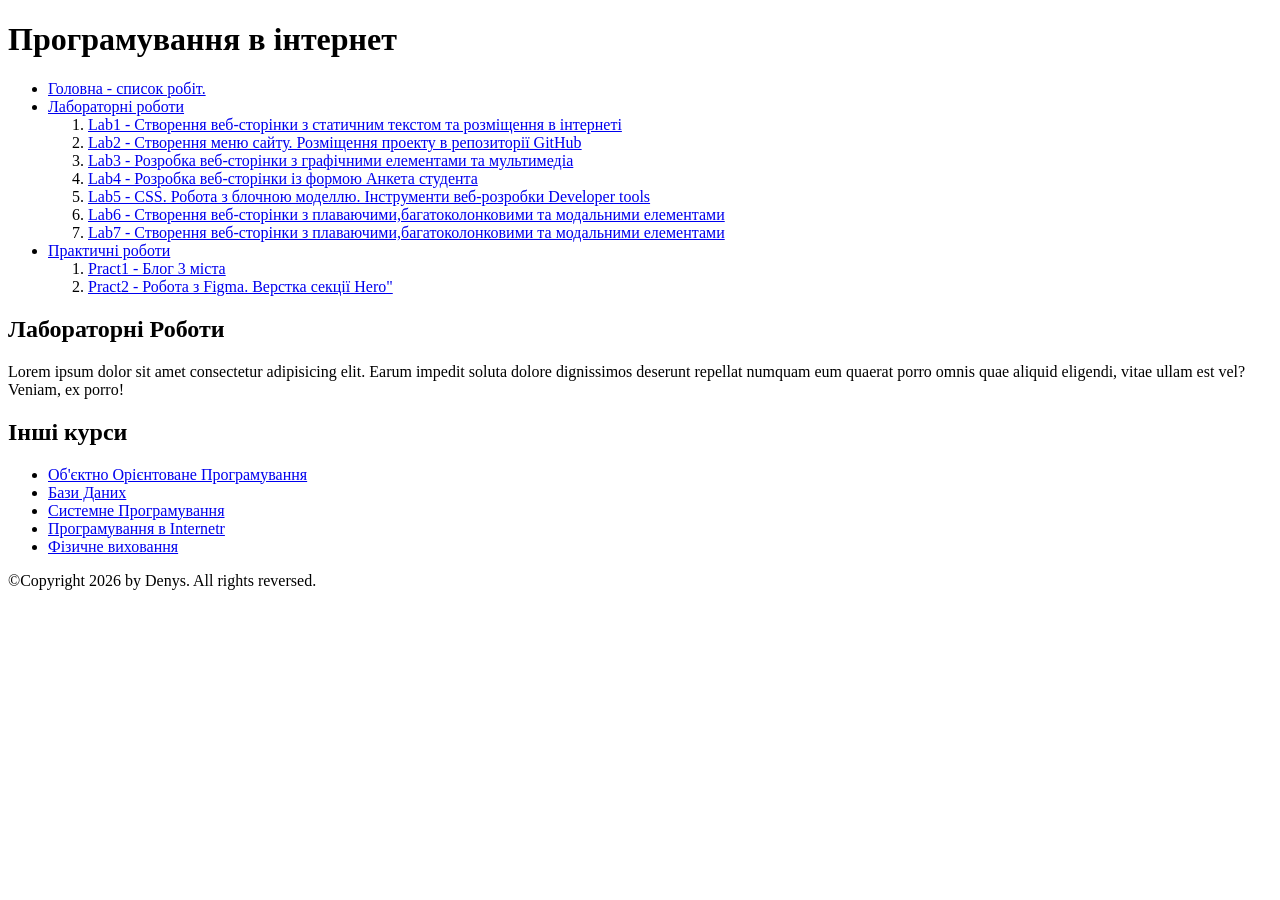
<file: index.html>
<!DOCTYPE html>
<html lang="en">

<head>
    <meta charset="UTF-8">
    <meta name="viewport" content="width=device-width, initial-scale=1.0">
    <title>Lab2</title>
</head>

<body>
    <header>
        <h1>Програмування в інтернет</h1>
        <nav>
            <ul>
                <li><a href="/">Головна - список робіт.</a></li>
                <li><a href="#labs">Лабораторні роботи</a>
                    <ol>
                        <li>
                            <a href="lab1/">Lab1 - Створення веб-сторінки з статичним текстом та розміщення в
                                інтернеті</a>
                        </li>
                        <li>
                            <a href="lab2/">Lab2 - Створення меню сайту. Розміщення проекту в репозиторії GitHub</a>
                        </li>
                        <li>
                            <a href="lab3/">Lab3 - Розробка веб-сторінки з графічними елементами та мультимедіа</a>
                        </li>
                        <li>
                            <a href="lab4/">Lab4 - Розробка веб-сторінки із формою Анкета студента</a>
                        </li>
                        <li>
                            <a href="lab5/">Lab5 - СSS. Робота з блочною моделлю. Інструменти веб-розробки Developer tools</a>
                        </li>
                        <li>
                            <a href="lab6/">Lab6 - Створення веб-сторінки з плаваючими,багатоколонковими та модальними елементами</a>
                        </li>
                        <li>
                            <a href="lab7/">Lab7 - Створення веб-сторінки з плаваючими,багатоколонковими та модальними елементами</a>
                        </li>
                    </ol>
                </li>
                <li><a href="#prakt">Практичні роботи</a>
                    <ol>
                        <li>
                            <a href="prakt1/">Pract1 - Блог 3 міста</a>
                        </li>
                        <li>
                            <a href="prakt2/">Pract2 - Робота з Figma. Верстка секції Hero"</a>
                        </li>
                        
                    </ol>
                </li>
            </ul>
        </nav>
    </header>
    <main>
        <article>
            <h2>Лабораторні Роботи</h2>
            <p>Lorem ipsum dolor sit amet consectetur adipisicing elit. Earum impedit soluta dolore dignissimos deserunt
                repellat numquam eum quaerat porro omnis quae aliquid eligendi, vitae ullam est vel? Veniam, ex porro!
            </p>
        </article>

    </main>
    <aside>
        <h2>Інші курси</h2>
        <ul>
            <li>
                <a href="https://github.com/">Об'єктно Орієнтоване Програмування</a>
            </li>
            <li>
                <a href="https://github.com/">Бази Даних</a>
            </li>
            <li>
                <a href="https://github.com/">Системне Програмування</a>
            </li>
            <li>
                <a href="https://github.com/">Програмування в Internetr</a>
            </li>
            <li>
                <a href="https://github.com/">Фізичне виховання</a>
            </li>
        </ul>
    </aside>
    <footer>
        <p>©Copyright 2026 by Denys. All rights reversed.</p>
    </footer>
</body>

</html>
</file>
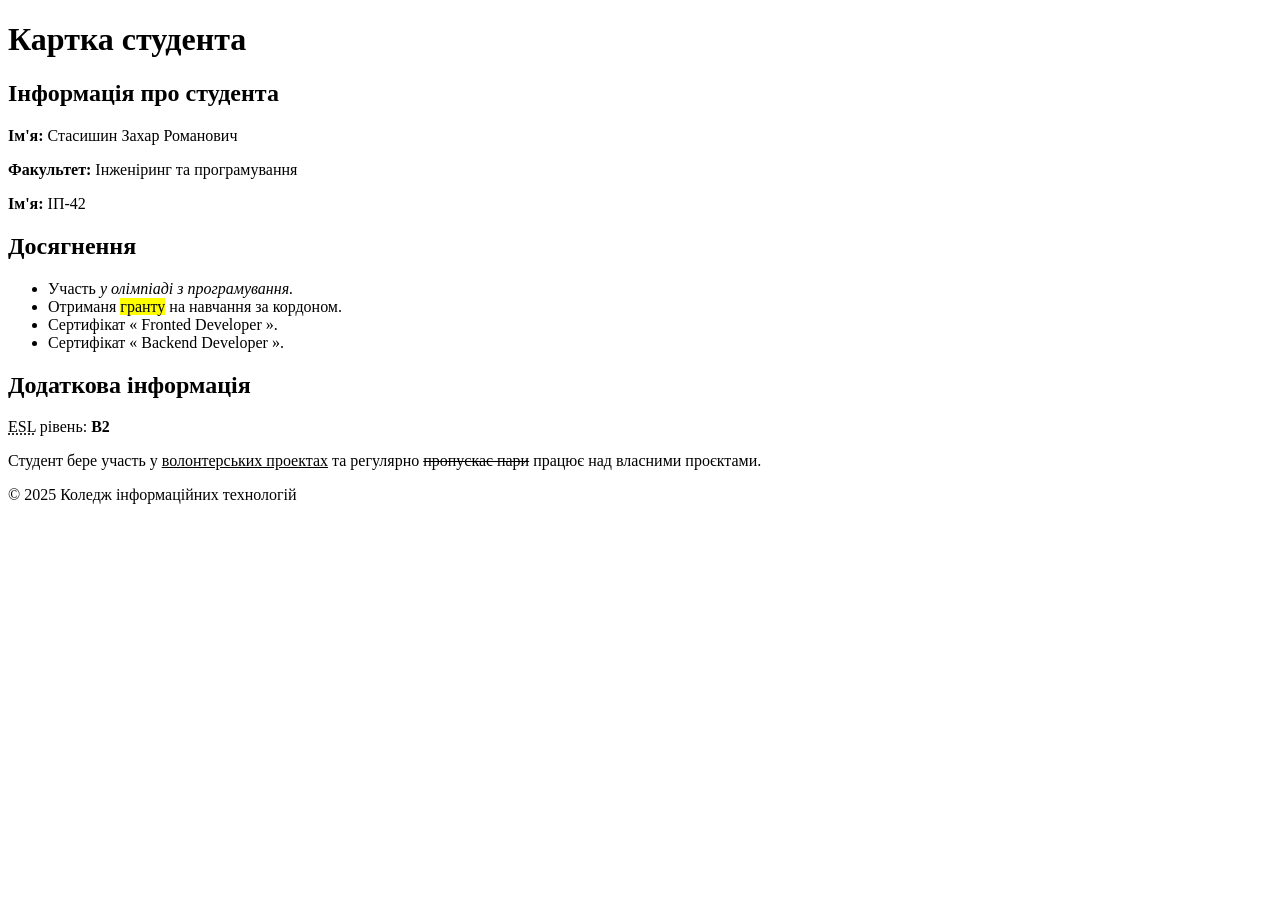
<file: lab1/index.html>
<!DOCTYPE html>
<html lang="en">
<head>
    <meta charset="UTF-8">
    <meta name="viewport" content="width=device-width, initial-scale=1.0">
    <title>Лабораторна робота 1</title>
</head>
<body>
    <body>
        <header>
            <h1>Картка студента</h1>
        </header>
    
        <main>
            <article>
                <h2>Інформація про студента</h2>
                <p><strong>Ім'я:</strong> Стасишин Захар Романович</p>
                <p><strong>Факультет:</strong> Інженіринг та програмування</p>
                <p><strong>Ім'я:</strong> ІП-42</p>
                <p>
                </p>
            </article>
            <article>
                <h2>Досягнення</h2>
                <ul>
                    <li>Участь <i>у олімпіаді з програмування.</i></li>
                    <li>Отриманя <mark>гранту</mark> на навчання за кордоном.</li>
                    <li>Сертифікат « Fronted Developer ».</li>
                    <li>Сертифікат « Backend Developer ».</li>
                </ul>
            </article>
    
        </main>
    
        <article>
            <h2>Додаткова інформація</h2>
            <p><abbr title="English as a Second Language">ESL</abbr> рівень: <strong>B2</strong></p>
            <p>Студент бере участь у <u>волонтерських проектах</u> та регулярно <del>пропускає пари</del> працює над
                власними проєктами.</p>
        </article>
    
        <footer>
            <p>© 2025 Коледж інформаційних технологій</p>
        </footer>  
    </body>
</html>
</file>
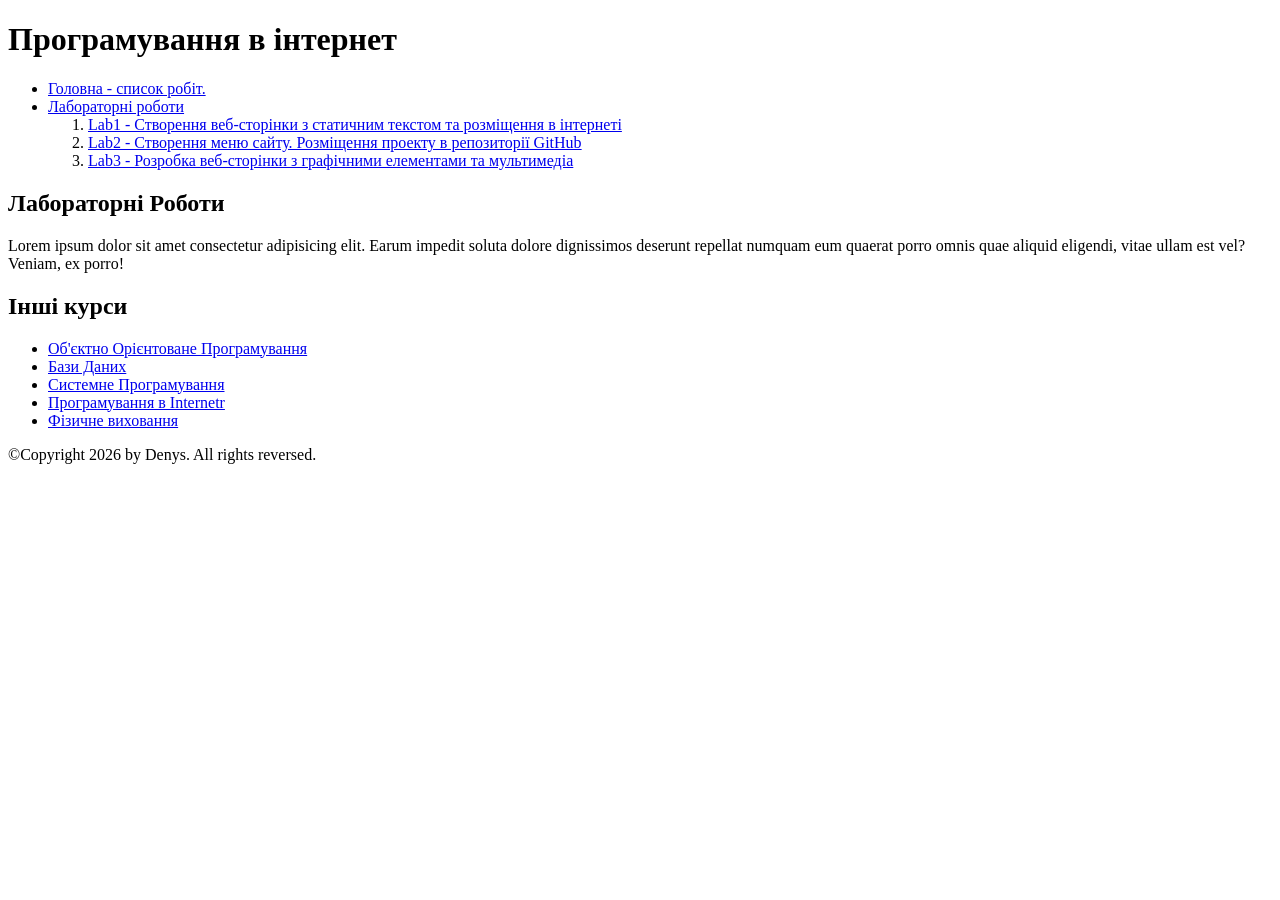
<file: lab2/index.html>
<!DOCTYPE html>
<html lang="en">

<head>
    <meta charset="UTF-8">
    <meta name="viewport" content="width=device-width, initial-scale=1.0">
    <title>Lab2</title>
</head>

<body>
    <header>
        <h1>Програмування в інтернет</h1>
        <nav>
            <ul>
                <li><a href="/">Головна - список робіт.</a></li>
                <li><a href="#labs">Лабораторні роботи</a>
                    <ol>
                        <li>
                            <a href="/Lab1/">Lab1 - Створення веб-сторінки з статичним текстом та розміщення в
                                інтернеті</a>
                        </li>
                        <li>
                            <a href="/Lab2/">Lab2 - Створення меню сайту. Розміщення проекту в репозиторії GitHub</a>
                        </li>
                        <li>
                            <a href="/Lab3/">Lab3 - Розробка веб-сторінки з графічними елементами та мультимедіа</a>
                        </li>
                    </ol>
                </li>
            </ul>
        </nav>
    </header>
    <main>
        <article>
            <h2>Лабораторні Роботи</h2>
            <p>Lorem ipsum dolor sit amet consectetur adipisicing elit. Earum impedit soluta dolore dignissimos deserunt
                repellat numquam eum quaerat porro omnis quae aliquid eligendi, vitae ullam est vel? Veniam, ex porro!
            </p>
        </article>

    </main>
    <aside>
        <h2>Інші курси</h2>
        <ul>
            <li>
                <a href="https://github.com/">Об'єктно Орієнтоване Програмування</a>
            </li>
            <li>
                <a href="https://github.com/">Бази Даних</a>
            </li>
            <li>
                <a href="https://github.com/">Системне Програмування</a>
            </li>
            <li>
                <a href="https://github.com/">Програмування в Internetr</a>
            </li>
            <li>
                <a href="https://github.com/">Фізичне виховання</a>
            </li>
        </ul>
    </aside>
    <footer>
        <p>©Copyright 2026 by Denys. All rights reversed.</p>
    </footer>
</body>

</html>
</file>
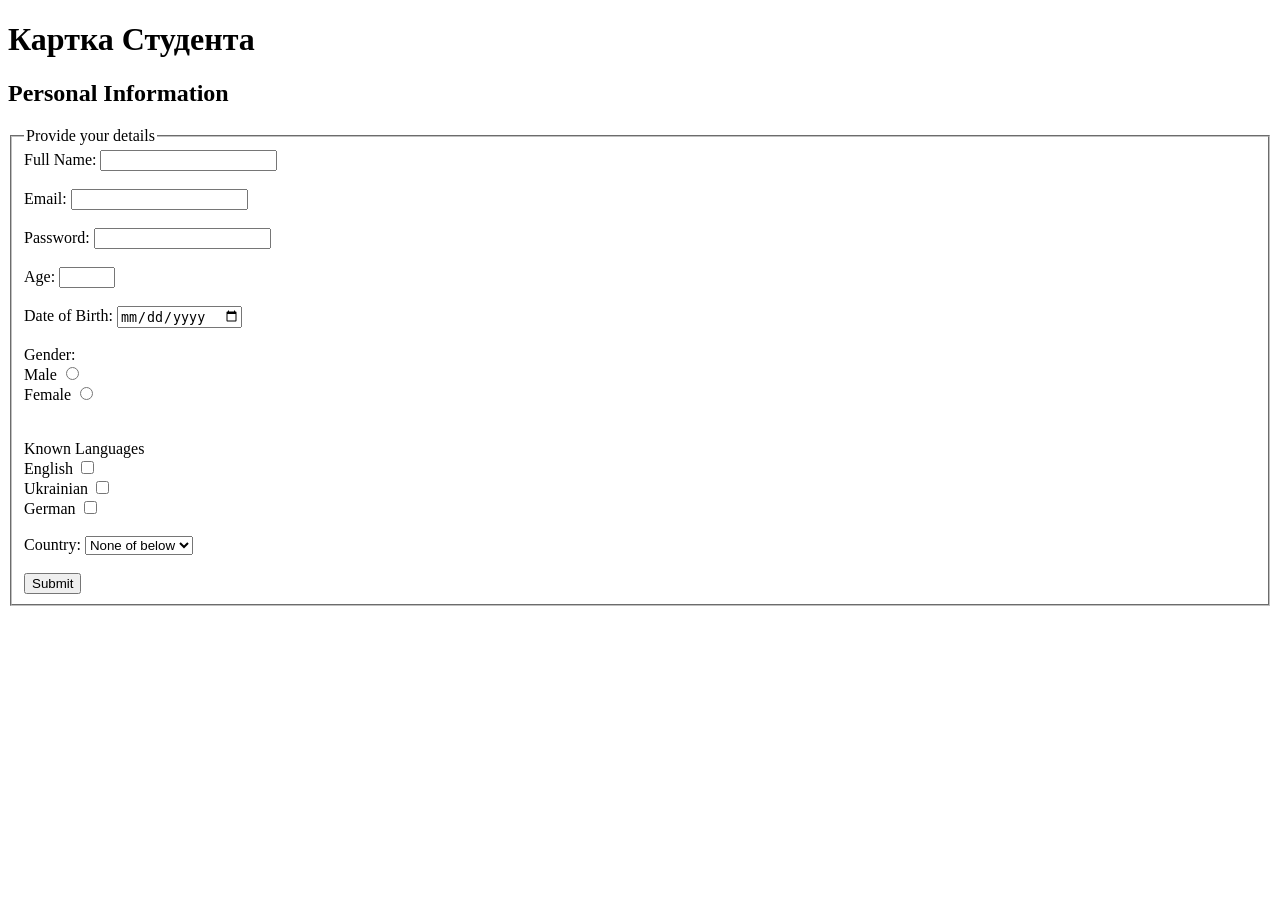
<file: lab4/index.html>
<!DOCTYPE html>
<html lang="en">

<head>
    <meta charset="UTF-8">
    <meta name="viewport" content="width=device-width, initial-scale=1.0">
    <title>Lab4</title>
</head>

<body>
    <header>
        <h1>
            Картка Студента
        </h1>
    </header>
    <main>
        <section>
            <form action="." method="post">

                <h2>Personal Information</h2>
                <fieldset>
                    <legend>Provide your details</legend>
                    <label for="name">Full Name:</label>
                    <input type="text" id="name" name="fullname">
                    <br>
                    <br>
                    <label for="email">Email:</label>
                    <input type="email" id="email" name="email" required>

                    <br>
                    <br>
                    <label for="password">Password:</label>
                    <input type="password" id="password" name="password" required minlength="3">
                    <br>
                    <br>
                    <label for="number">Age:</label>
                    <input type="number" id="number" name="number" min="1" max="123">
                    <br>
                    <br>
                    <label for="date">Date of Birth:</label>
                    <input type="date" id="date" name="date">
                    <br>
                    <br>
                    <label for="radio">Gender:</label>
                    <br>
                    <label for="Male">Male</label>
                    <input type="radio" id="Male" name="gender">
                    <br>
                    <lable for="Female">Female</lable>
                    <input type="radio" id="Female" name="gender">
                    <br>

                    <br>
                    <br>

                    <label for="checkbox">Known Languages</label>
                    <br>
                    <label for="checkbox">English</label>
                    <input type="checkbox" id="English" name="Languages">
                    <br>
                    <label for="checkbox">Ukrainian</label>
                    <input type="checkbox" id="Ukrainian" name="Language">
                    <br>
                    <label for="checkbox">German</label>
                    <input type="checkbox" id="German" name="German">

                    <br>
                    <br>

                    <label for="select">Country:</label>
                    <select name="country" id="select">
                        <option value="">None of below</option>
                        <option value="english">England</option>
                        <option value="ukrainian">Ukraine</option>
                        <option value="german">Germany</option>
                    </select>
                    <br>
                    <br>
                    <input type="submit">

                </fieldset>
            </form>
        </section>

    </main>


</body>

</html>
</file>
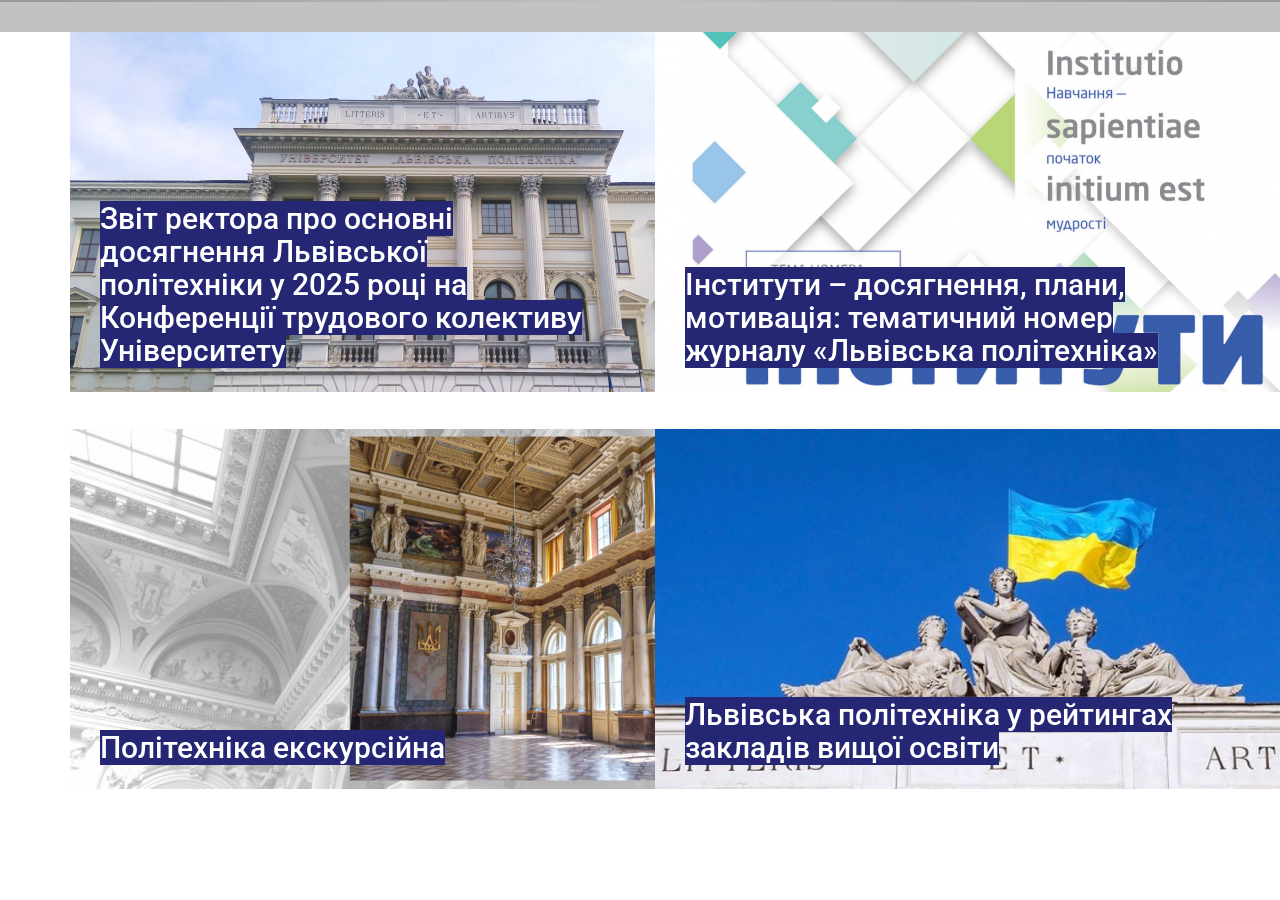
<file: lab5/index.html>
<!DOCTYPE html>
<html lang="en">

<head>
    <meta charset="UTF-8">
    <meta name="viewport" content="width=device-width, initial-scale=1.0">
    <title>Lab 5</title>
    <link rel="stylesheet"
        href="https://fonts.googleapis.com/css?family=Roboto:700,regular,italic|Roboto+Condensed:regular,700|Roboto+Slab:600&subset=cyrillic,cyrillic-ext"
        media="all" />
    <link rel="stylesheet" href="css/styles.css">
</head>

<body class="fontyourface path-frontpage navbar-is-static-top has-glyphicons lang-uk">
    <header id="featured_container" role="link" aria-label="Featured News and Announcements">
        <div class=" container ">
            <div class="region region-featured">
                <section
                    class="views-element-container block block-views block-views-blockfront-page-news-block-2 clearfix"
                    id="block-views-block-front-page-news-block-2">



                    <div class="form-group">
                        <div
                            class="view view-front-page-news view-id-front_page_news view-display-id-block_2 js-view-dom-id-796368af12d6e8c10737b4eecfb75069d76d6b018186e676177b4a5eb818b7d0">



                            <div class="view-content">
                                <div class="views-view-grid horizontal cols-2 clearfix">
                                    <div class="row">
                                        <div class="col-12 col-sm-6 views-col col-1">
                                            <div><span><a
                                                        href="/news/zvit-rektora-pro-osnovni-dosiahnennia-lvivskoi-politekhniky-u-2025-rotsi-na-konferentsii">
                                                        <img src="images/im1.jpg" width="720" height="360"
                                                            alt="Фасад головного корпусу Львівської політехніки"
                                                            typeof="Image" class="img-responsive" />



                                                        <div class="shadow_featured"></div>
                                                        <h2><span>Звіт ректора про основні досягнення Львівської
                                                                політехніки у 2025 році на Конференції трудового
                                                                колективу Університету</span></h2>
                                                    </a></span></div>
                                        </div>
                                        <div class="col-12 col-sm-6 views-col col-2">
                                            <div><span><a
                                                        href="/news/instytuty-dosiahnennia-plany-motyvatsiia-tematychnyi-nomer-zhurnalu-lvivska-politekhnika">
                                                        <img src="images/im2.jpg" width="720" height="360"
                                                            alt="Заставка до матеріалу" typeof="Image"
                                                            class="img-responsive" />



                                                        <div class="shadow_featured"></div>
                                                        <h2><span>Інститути – досягнення, плани, мотивація: тематичний
                                                                номер журналу «Львівська політехніка»</span></h2>
                                                    </a></span></div>
                                        </div>
                                    </div>
                                    <div class="row">
                                        <div class="col-12 col-sm-6 views-col col-1">
                                            <div><span><a href="/news/politekhnika-ekskursiina"> <img
                                                            src="images/im3.jpg" width="720" height="360"
                                                            alt="Політехніка екскурсійна" typeof="Image"
                                                            class="img-responsive" />



                                                        <div class="shadow_featured"></div>
                                                        <h2><span>Політехніка екскурсійна</span></h2>
                                                    </a></span></div>
                                        </div>
                                        <div class="col-12 col-sm-6 views-col col-2">
                                            <div><span><a
                                                        href="/news/lvivska-politekhnika-u-reitynhakh-zakladiv-vyshchoi-osvity">
                                                        <img src="images/im4.jpg" width="720" height="360"
                                                            alt="Фронтон головного корпусу Львівської політехніки"
                                                            typeof="Image" class="img-responsive" />



                                                        <div class="shadow_featured"></div>
                                                        <h2><span>Львівська політехніка у рейтингах закладів вищої
                                                                освіти</span></h2>
                                                    </a></span></div>
                                        </div>
                                    </div>
                                </div>

                            </div>

                        </div>
                    </div>

                </section>


            </div>

        </div>
    </header>

</body>

</html>
</file>
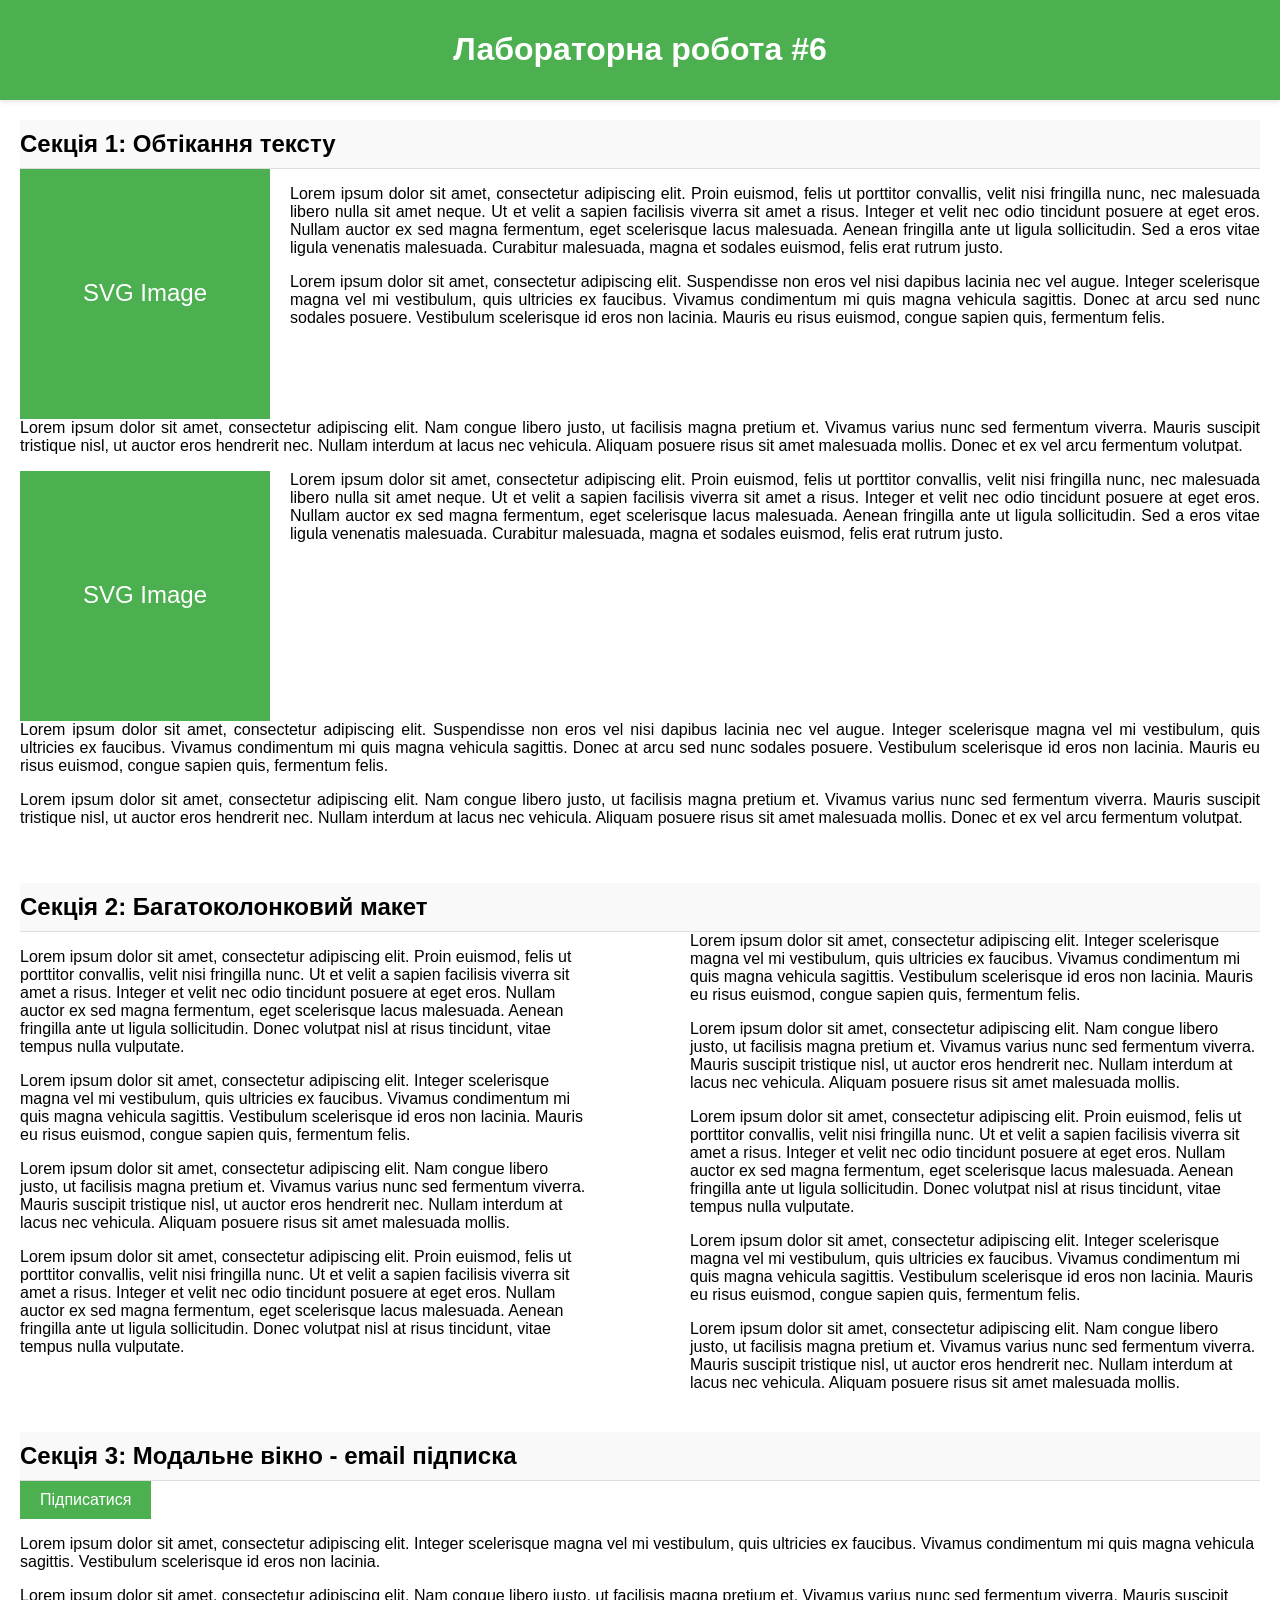
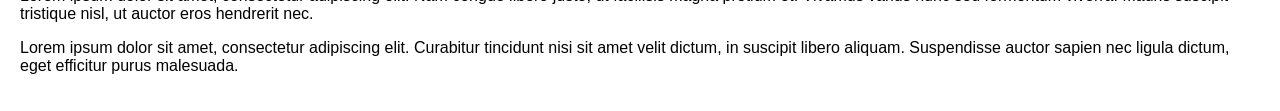
<file: lab6/index.html>
<!DOCTYPE html>
<html lang="uk">
<head>
    <meta charset="UTF-8">
    <meta name="viewport" content="width=device-width, initial-scale=1.0">
    <title>Лабораторна робота #6: floats, positioning, multicolumn layout.</title>
    <link rel="stylesheet" href="css/styles.css">
</head>
<body>
<header>
    <h1>Лабораторна робота #6</h1>
</header>

<!-- Секція 1 -->
<section id="section-1">
    <h2>Секція 1: Обтікання тексту</h2>
    <img src="img/image.svg" alt="SVG зображення">
    <p class="text">
        Lorem ipsum dolor sit amet, consectetur adipiscing elit.
        Proin euismod, felis ut porttitor convallis, velit nisi fringilla nunc, nec malesuada libero nulla sit amet neque.
        Ut et velit a sapien facilisis viverra sit amet a risus. Integer et velit nec odio tincidunt posuere at eget eros.
        Nullam auctor ex sed magna fermentum, eget scelerisque lacus malesuada. Aenean fringilla ante ut ligula sollicitudin.
        Sed a eros vitae ligula venenatis malesuada. Curabitur malesuada, magna et sodales euismod, felis erat rutrum justo.
    </p>
    <p class="text">
        Lorem ipsum dolor sit amet, consectetur adipiscing elit. Suspendisse non eros vel nisi dapibus lacinia nec vel augue.
        Integer scelerisque magna vel mi vestibulum, quis ultricies ex faucibus. Vivamus condimentum mi quis magna vehicula sagittis.
        Donec at arcu sed nunc sodales posuere. Vestibulum scelerisque id eros non lacinia. Mauris eu risus euismod, congue sapien quis,
        fermentum felis.
    </p>
    <p class="text clear">
        Lorem ipsum dolor sit amet, consectetur adipiscing elit. Nam congue libero justo, ut facilisis magna pretium et.
        Vivamus varius nunc sed fermentum viverra. Mauris suscipit tristique nisl, ut auctor eros hendrerit nec.
        Nullam interdum at lacus nec vehicula. Aliquam posuere risus sit amet malesuada mollis. Donec et ex vel arcu fermentum volutpat.
    </p>
    <img src="img/image.svg" alt="SVG зображення">
    <p class="text">
        Lorem ipsum dolor sit amet, consectetur adipiscing elit.
        Proin euismod, felis ut porttitor convallis, velit nisi fringilla nunc, nec malesuada libero nulla sit amet neque.
        Ut et velit a sapien facilisis viverra sit amet a risus. Integer et velit nec odio tincidunt posuere at eget eros.
        Nullam auctor ex sed magna fermentum, eget scelerisque lacus malesuada. Aenean fringilla ante ut ligula sollicitudin.
        Sed a eros vitae ligula venenatis malesuada. Curabitur malesuada, magna et sodales euismod, felis erat rutrum justo.
    </p>
    <p class="text clear">
        Lorem ipsum dolor sit amet, consectetur adipiscing elit. Suspendisse non eros vel nisi dapibus lacinia nec vel augue.
        Integer scelerisque magna vel mi vestibulum, quis ultricies ex faucibus. Vivamus condimentum mi quis magna vehicula sagittis.
        Donec at arcu sed nunc sodales posuere. Vestibulum scelerisque id eros non lacinia. Mauris eu risus euismod, congue sapien quis,
        fermentum felis.
    </p>
    <p class="text">
        Lorem ipsum dolor sit amet, consectetur adipiscing elit. Nam congue libero justo, ut facilisis magna pretium et.
        Vivamus varius nunc sed fermentum viverra. Mauris suscipit tristique nisl, ut auctor eros hendrerit nec.
        Nullam interdum at lacus nec vehicula. Aliquam posuere risus sit amet malesuada mollis. Donec et ex vel arcu fermentum volutpat.
    </p>
</section>

<!-- Секція 2 -->
<section id="section-2">
    <h2>Секція 2: Багатоколонковий макет</h2>
    <div class="multicolumn-text">
        <p>
            Lorem ipsum dolor sit amet, consectetur adipiscing elit. Proin euismod, felis ut porttitor convallis, velit nisi fringilla nunc.
            Ut et velit a sapien facilisis viverra sit amet a risus. Integer et velit nec odio tincidunt posuere at eget eros.
            Nullam auctor ex sed magna fermentum, eget scelerisque lacus malesuada. Aenean fringilla ante ut ligula sollicitudin.
            Donec volutpat nisl at risus tincidunt, vitae tempus nulla vulputate.
        </p>
        <p>
            Lorem ipsum dolor sit amet, consectetur adipiscing elit. Integer scelerisque magna vel mi vestibulum, quis ultricies ex faucibus.
            Vivamus condimentum mi quis magna vehicula sagittis. Vestibulum scelerisque id eros non lacinia. Mauris eu risus euismod,
            congue sapien quis, fermentum felis.
        </p>
        <p>
            Lorem ipsum dolor sit amet, consectetur adipiscing elit. Nam congue libero justo, ut facilisis magna pretium et.
            Vivamus varius nunc sed fermentum viverra. Mauris suscipit tristique nisl, ut auctor eros hendrerit nec.
            Nullam interdum at lacus nec vehicula. Aliquam posuere risus sit amet malesuada mollis.
        </p>
        <p>
            Lorem ipsum dolor sit amet, consectetur adipiscing elit. Proin euismod, felis ut porttitor convallis, velit nisi fringilla nunc.
            Ut et velit a sapien facilisis viverra sit amet a risus. Integer et velit nec odio tincidunt posuere at eget eros.
            Nullam auctor ex sed magna fermentum, eget scelerisque lacus malesuada. Aenean fringilla ante ut ligula sollicitudin.
            Donec volutpat nisl at risus tincidunt, vitae tempus nulla vulputate.
        </p>
        <p>
            Lorem ipsum dolor sit amet, consectetur adipiscing elit. Integer scelerisque magna vel mi vestibulum, quis ultricies ex faucibus.
            Vivamus condimentum mi quis magna vehicula sagittis. Vestibulum scelerisque id eros non lacinia. Mauris eu risus euismod,
            congue sapien quis, fermentum felis.
        </p>
        <p>
            Lorem ipsum dolor sit amet, consectetur adipiscing elit. Nam congue libero justo, ut facilisis magna pretium et.
            Vivamus varius nunc sed fermentum viverra. Mauris suscipit tristique nisl, ut auctor eros hendrerit nec.
            Nullam interdum at lacus nec vehicula. Aliquam posuere risus sit amet malesuada mollis.
        </p>
        <p>
            Lorem ipsum dolor sit amet, consectetur adipiscing elit. Proin euismod, felis ut porttitor convallis, velit nisi fringilla nunc.
            Ut et velit a sapien facilisis viverra sit amet a risus. Integer et velit nec odio tincidunt posuere at eget eros.
            Nullam auctor ex sed magna fermentum, eget scelerisque lacus malesuada. Aenean fringilla ante ut ligula sollicitudin.
            Donec volutpat nisl at risus tincidunt, vitae tempus nulla vulputate.
        </p>
        <p>
            Lorem ipsum dolor sit amet, consectetur adipiscing elit. Integer scelerisque magna vel mi vestibulum, quis ultricies ex faucibus.
            Vivamus condimentum mi quis magna vehicula sagittis. Vestibulum scelerisque id eros non lacinia. Mauris eu risus euismod,
            congue sapien quis, fermentum felis.
        </p>
        <p>
            Lorem ipsum dolor sit amet, consectetur adipiscing elit. Nam congue libero justo, ut facilisis magna pretium et.
            Vivamus varius nunc sed fermentum viverra. Mauris suscipit tristique nisl, ut auctor eros hendrerit nec.
            Nullam interdum at lacus nec vehicula. Aliquam posuere risus sit amet malesuada mollis.
        </p>
    </div>
</section>

<!-- Секція 3 -->
<section id="section-3">
    <h2>Секція 3: Модальне вікно - email підписка</h2>
    <button id="subscribe-button">Підписатися</button>
    <p>
        Lorem ipsum dolor sit amet, consectetur adipiscing elit. Integer scelerisque magna vel mi vestibulum, quis ultricies ex faucibus.
        Vivamus condimentum mi quis magna vehicula sagittis. Vestibulum scelerisque id eros non lacinia.
    </p>
    <p>
        Lorem ipsum dolor sit amet, consectetur adipiscing elit. Nam congue libero justo, ut facilisis magna pretium et.
        Vivamus varius nunc sed fermentum viverra. Mauris suscipit tristique nisl, ut auctor eros hendrerit nec.
    </p>
    <p>
        Lorem ipsum dolor sit amet, consectetur adipiscing elit. Curabitur tincidunt nisi sit amet velit dictum, in suscipit libero aliquam.
        Suspendisse auctor sapien nec ligula dictum, eget efficitur purus malesuada.
    </p>
</section>

<!-- Модальне вікно -->
<div id="modal" class="hidden">
    <div class="modal-content">
        <form id="subscribe-form">
            <label for="email">Введіть вашу електронну пошту:</label>
            <input type="email" id="email" name="email" required>
            <button type="submit">Зберегти</button>
        </form>
    </div>
</div>

<!-- JavaScript -->
<script>
    const subscribeButton = document.getElementById("subscribe-button");
    const modal = document.getElementById("modal");

    subscribeButton.addEventListener("click", () => {
        modal.classList.remove("hidden");
    });

    modal.addEventListener("click", (event) => {
        if (event.target === modal) {
            modal.classList.add("hidden");
        }
    });
</script>
</body>
</html>
</file>
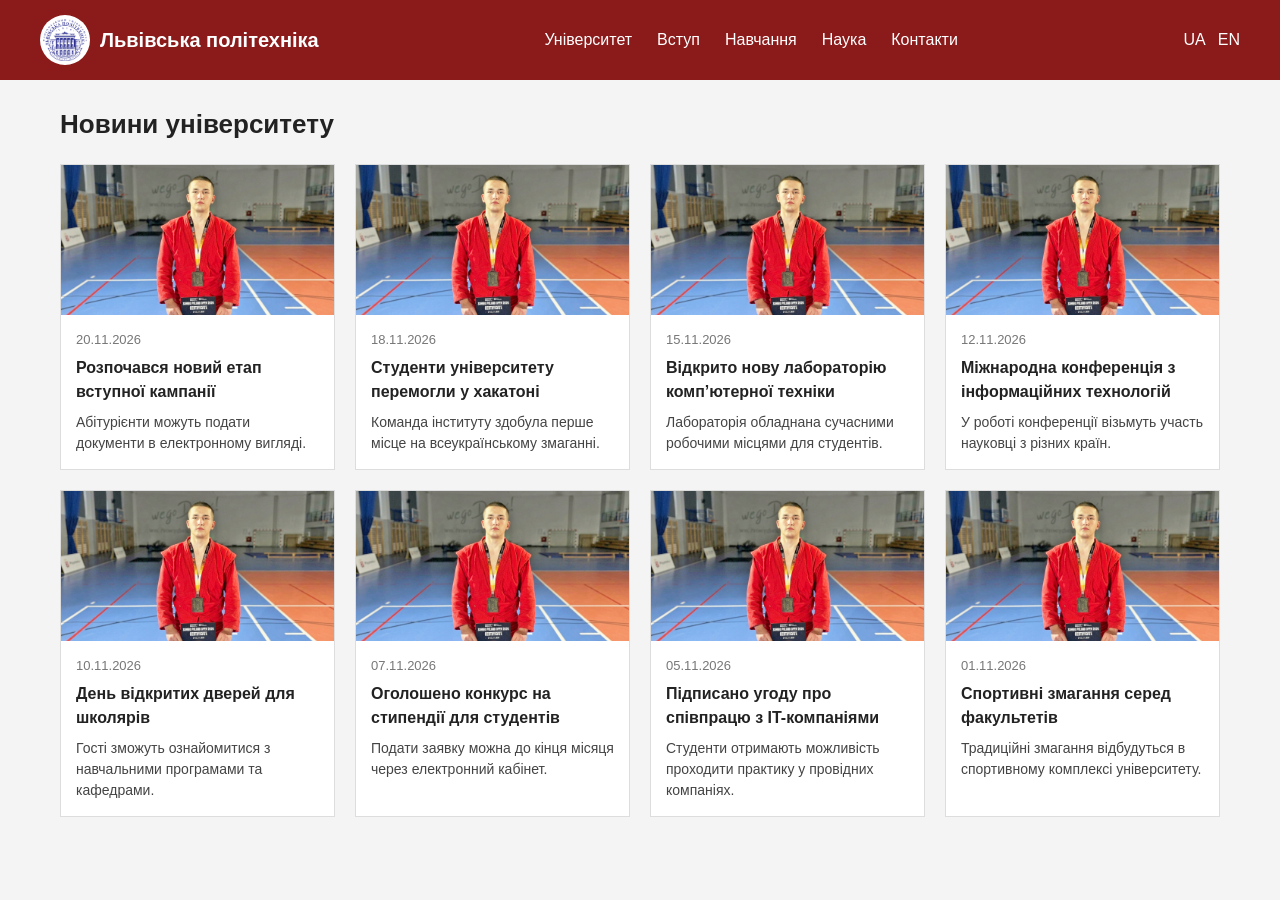
<file: lab7/index.html>
<!DOCTYPE html>
<html lang="uk">
<head>
  <meta charset="UTF-8">
  <meta name="viewport" content="width=device-width, initial-scale=1.0">
  <title>Лабораторна робота №7 — Новини університету</title>
  <link rel="stylesheet" href="Style.css">
</head>
<body>

  <header id="events_container">
    <a class="logo" href="#">
      <img src="images/logo.png" alt="Логотип Львівської політехніки">
      <span>Львівська політехніка</span>
    </a>
    <nav class="header-menu">
      <a href="#">Університет</a>
      <a href="#">Вступ</a>
      <a href="#">Навчання</a>
      <a href="#">Наука</a>
      <a href="#">Контакти</a>
    </nav>
    <div class="header-lang">
      <a href="#">UA</a>
      <a href="#">EN</a>
    </div>
  </header>

  <main>
    <div class="main-container">
      <h1>Новини університету</h1>

      <section class="news-grid">
        <article class="news-card">
          <img class="news-img" src="images/photo.jpg" alt="Фото до новини">
          <div class="news-body">
            <span class="news-date">20.11.2026</span>
            <h2><a href="#">Розпочався новий етап вступної кампанії</a></h2>
            <p>Абітурієнти можуть подати документи в електронному вигляді.</p>
          </div>
        </article>

        <article class="news-card">
          <img class="news-img" src="images/photo.jpg" alt="Фото до новини">
          <div class="news-body">
            <span class="news-date">18.11.2026</span>
            <h2><a href="#">Студенти університету перемогли у хакатоні</a></h2>
            <p>Команда інституту здобула перше місце на всеукраїнському змаганні.</p>
          </div>
        </article>

        <article class="news-card">
          <img class="news-img" src="images/photo.jpg" alt="Фото до новини">
          <div class="news-body">
            <span class="news-date">15.11.2026</span>
            <h2><a href="#">Відкрито нову лабораторію комп’ютерної техніки</a></h2>
            <p>Лабораторія обладнана сучасними робочими місцями для студентів.</p>
          </div>
        </article>

        <article class="news-card">
          <img class="news-img" src="images/photo.jpg" alt="Фото до новини">
          <div class="news-body">
            <span class="news-date">12.11.2026</span>
            <h2><a href="#">Міжнародна конференція з інформаційних технологій</a></h2>
            <p>У роботі конференції візьмуть участь науковці з різних країн.</p>
          </div>
        </article>

        <article class="news-card">
          <img class="news-img" src="images/photo.jpg" alt="Фото до новини">
          <div class="news-body">
            <span class="news-date">10.11.2026</span>
            <h2><a href="#">День відкритих дверей для школярів</a></h2>
            <p>Гості зможуть ознайомитися з навчальними програмами та кафедрами.</p>
          </div>
        </article>

        <article class="news-card">
          <img class="news-img" src="images/photo.jpg" alt="Фото до новини">
          <div class="news-body">
            <span class="news-date">07.11.2026</span>
            <h2><a href="#">Оголошено конкурс на стипендії для студентів</a></h2>
            <p>Подати заявку можна до кінця місяця через електронний кабінет.</p>
          </div>
        </article>

        <article class="news-card">
          <img class="news-img" src="images/photo.jpg" alt="Фото до новини">
          <div class="news-body">
            <span class="news-date">05.11.2026</span>
            <h2><a href="#">Підписано угоду про співпрацю з IT-компаніями</a></h2>
            <p>Студенти отримають можливість проходити практику у провідних компаніях.</p>
          </div>
        </article>

        <article class="news-card">
          <img class="news-img" src="images/photo.jpg" alt="Фото до новини">
          <div class="news-body">
            <span class="news-date">01.11.2026</span>
            <h2><a href="#">Спортивні змагання серед факультетів</a></h2>
            <p>Традиційні змагання відбудуться в спортивному комплексі університету.</p>
          </div>
        </article>
      </section>
    </div>
  </main>

</body>
</html>
</file>
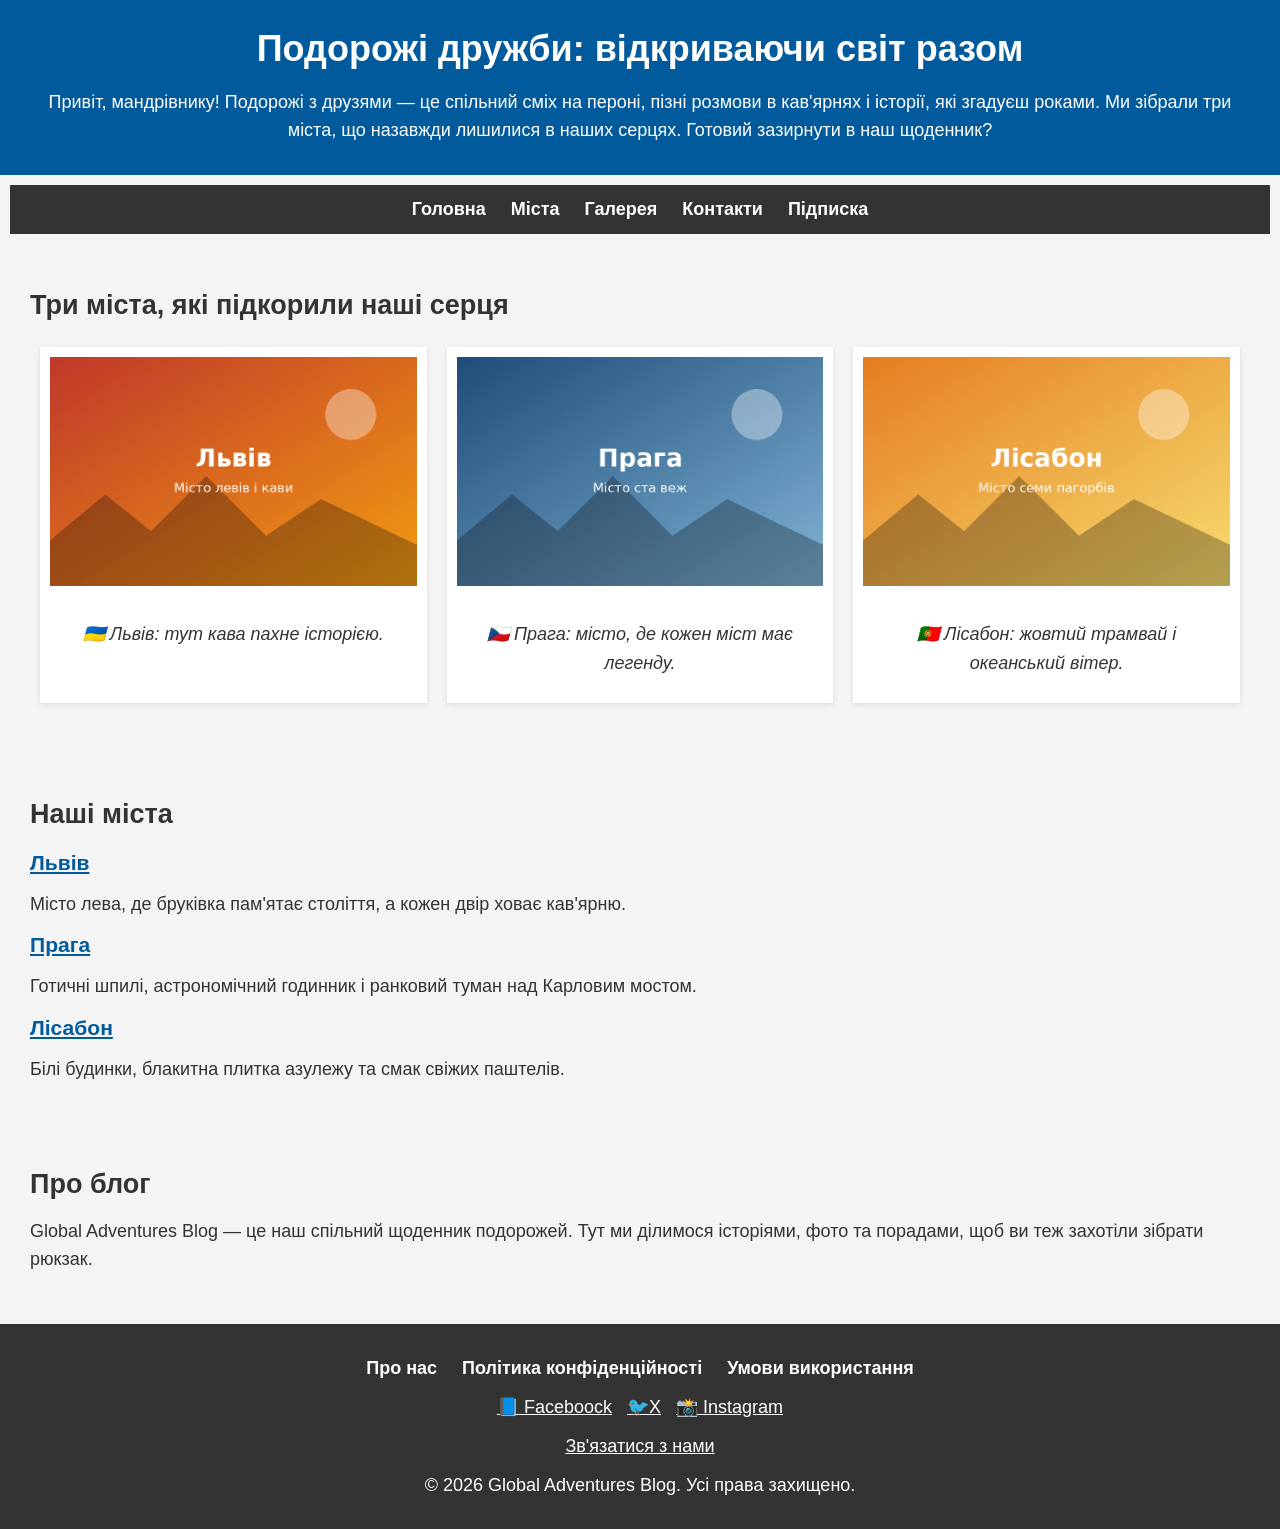
<file: prakt1/index.html>
<!DOCTYPE html>
<html lang="uk">

<head>
    <meta charset="UTF-8">
    <meta name="viewport" content="width=device-width, initial-scale=1.0">
    <title>Головна | Global Adventures Blog</title>
    <link rel="icon" href="favicon.ico" type="image/x-icon">
    <link rel="stylesheet" href="css/style.css">
</head>

<body>
    <header>
        <h1>Подорожі дружби: відкриваючи світ разом</h1>
        <p>Привіт, мандрівнику! Подорожі з друзями &mdash; це спільний сміх на пероні, пізні розмови в кав'ярнях і
            історії, які згадуєш роками. Ми зібрали три міста, що назавжди лишилися в наших серцях. Готовий зазирнути в
            наш щоденник?</p>
    </header>
    <nav aria-label="Головне меню">
        <ul>
            <li><a href="index.html">Головна</a></li>
            <li><a href="index.html#cities">Міста</a></li>
            <li><a href="#">Галерея</a></li>
            <li><a href="#">Контакти</a></li>
            <li><a href="#">Підписка</a></li>
        </ul>
    </nav>
    <main>
        <section id="photo-gallery">
            <h2>Три міста, які підкорили наші серця</h2>
            <ul>
                <li>
                    <figure>
                        <a href="https://city-adm.lviv.ua/"><img src="images/lviv.png" alt="Панорама Львова з червоними дахами"></a>
                        <figcaption><span>🇺🇦</span> Львів: тут кава пахне
                            історією.</figcaption>
                    </figure>
                </li>
                <li>
                    <figure>
                        <a href="https://artkonzultant.cz/blog/municipal-house-prague?gad_source=1&gad_campaignid=24141223345&gbraid=0AAAABCebNWgqUMkt7VGGPL0o51tYSTiM5&gclid=CjwKCAjw_9bWBhBGEiwAomyTIuMOG1y4BQq5MIREN8aPNMxMQl56sMhr9bV7eCDfNz1noy8IA4yfgRoCIcIQAvD_BwE"><img src="images/prague.png" alt="Празькі вежі над річкою Влтавою"></a>
                        <figcaption><span>🇨🇿</span> Прага: місто, де кожен міст
                            має легенду.</figcaption>
                    </figure>
                </li>
                <li>
                    <figure>
                        <a href="https://www.lisboa.pt/en/municipality/city-hall/town-hall-meetings"><img src="images/lisbon.png"
                                alt="Лісабонські пагорби із жовтим трамваєм"></a>
                        <figcaption><span>🇵🇹</span> Лісабон: жовтий трамвай
                            і океанський вітер.</figcaption>
                    </figure>
                </li>
            </ul>
        </section>

        <section id="cities">
            <h2>Наші міста</h2>
            <article>
                <h3><a href="https://www.google.com/maps/place/%D0%9B%D1%8C%D0%B2%D1%96%D0%B2,+%D0%9B%D1%8C%D0%B2%D1%96%D0%B2%D1%81%D1%8C%D0%BA%D0%B0+%D0%BE%D0%B1%D0%BB%D0%B0%D1%81%D1%82%D1%8C,+79000/@49.8325722,23.8474315,11z/data=!3m1!4b1!4m6!3m5!1s0x473add7c09109a57:0x4223c517012378e2!8m2!3d49.839683!4d24.029717!16zL20vMGQ3X24?entry=ttu&g_ep=EgoyMDI2MTAxNC4wIKXMDSoASAFQAw%3D%3D">Львів</a></h3>
                <p>Місто лева, де бруківка пам'ятає століття, а кожен двір ховає кав'ярню.</p>
            </article>
            <article>
                <h3><a href="https://www.google.com/maps/place/%D0%9F%D1%80%D0%B0%D0%B3%D0%B0,+%D0%A7%D0%B5%D1%85%D1%96%D1%8F/@50.0592733,14.136058,10z/data=!3m1!4b1!4m6!3m5!1s0x470b939c0970798b:0x400af0f66164090!8m2!3d50.0755381!4d14.4378005!16zL20vMDV5d2c?entry=ttu&g_ep=EgoyMDI2MTAxNC4wIKXMDSoASAFQAw%3D%3D">Прага</a></h3>
                <p>Готичні шпилі, астрономічний годинник і ранковий туман над Карловим мостом.</p>
            </article>
            <article>
                <h3><a href="https://www.google.com/maps/place/%D0%9B%D1%96%D1%81%D0%B0%D0%B1%D0%BE%D0%BD,+%D0%9F%D0%BE%D1%80%D1%82%D1%83%D2%91%D0%B0%D0%BB%D1%96%D1%8F/@38.7440505,-9.2421368,12z/data=!3m1!4b1!4m6!3m5!1s0xd19331a61e4f33b:0x400ebbde49036d0!8m2!3d38.7222524!4d-9.1393366!16zL20vMDRsbGI?entry=ttu&g_ep=EgoyMDI2MTAxNC4wIKXMDSoASAFQAw%3D%3D">Лісабон</a></h3>
                <p>Білі будинки, блакитна плитка азулежу та смак свіжих паштелів.</p>
            </article>
        </section>

        <section>
            <h2>Про блог</h2>
            <p>Global Adventures Blog &mdash; це наш спільний щоденник подорожей. Тут ми ділимося історіями, фото та
                порадами, щоб ви теж захотіли зібрати рюкзак.</p>
        </section>
    </main>
    <footer>
        <div class="footer-links">
            <nav aria-label="Корисні посилання">
                <ul>
                    <li><a href="#">Про нас</a></li>
                    <li><a href="#">Політика конфіденційності</a></li>
                    <li><a href="#">Умови використання</a></li>
                </ul>
            </nav>
        </div>
        <div class="social-media">
            <a href="https://www.facebook.com/" target="_blank" ><span>📘</span> Faceboock</a>
            <a href="https://x.com/?lang=uk" target="_blank" ><span>🐦</span>X</a>
            <a href="https://www.instagram.com/" target="_blank" ><span>📸</span> Instagram</a>
        </div>
        <div class="footer-contact">
            <p><a href="#">Зв'язатися з нами</a></p>
        </div>
        <p>&copy; 2026 Global Adventures Blog. Усі права захищено.</p>
    </footer>
</body>

</html>
</file>
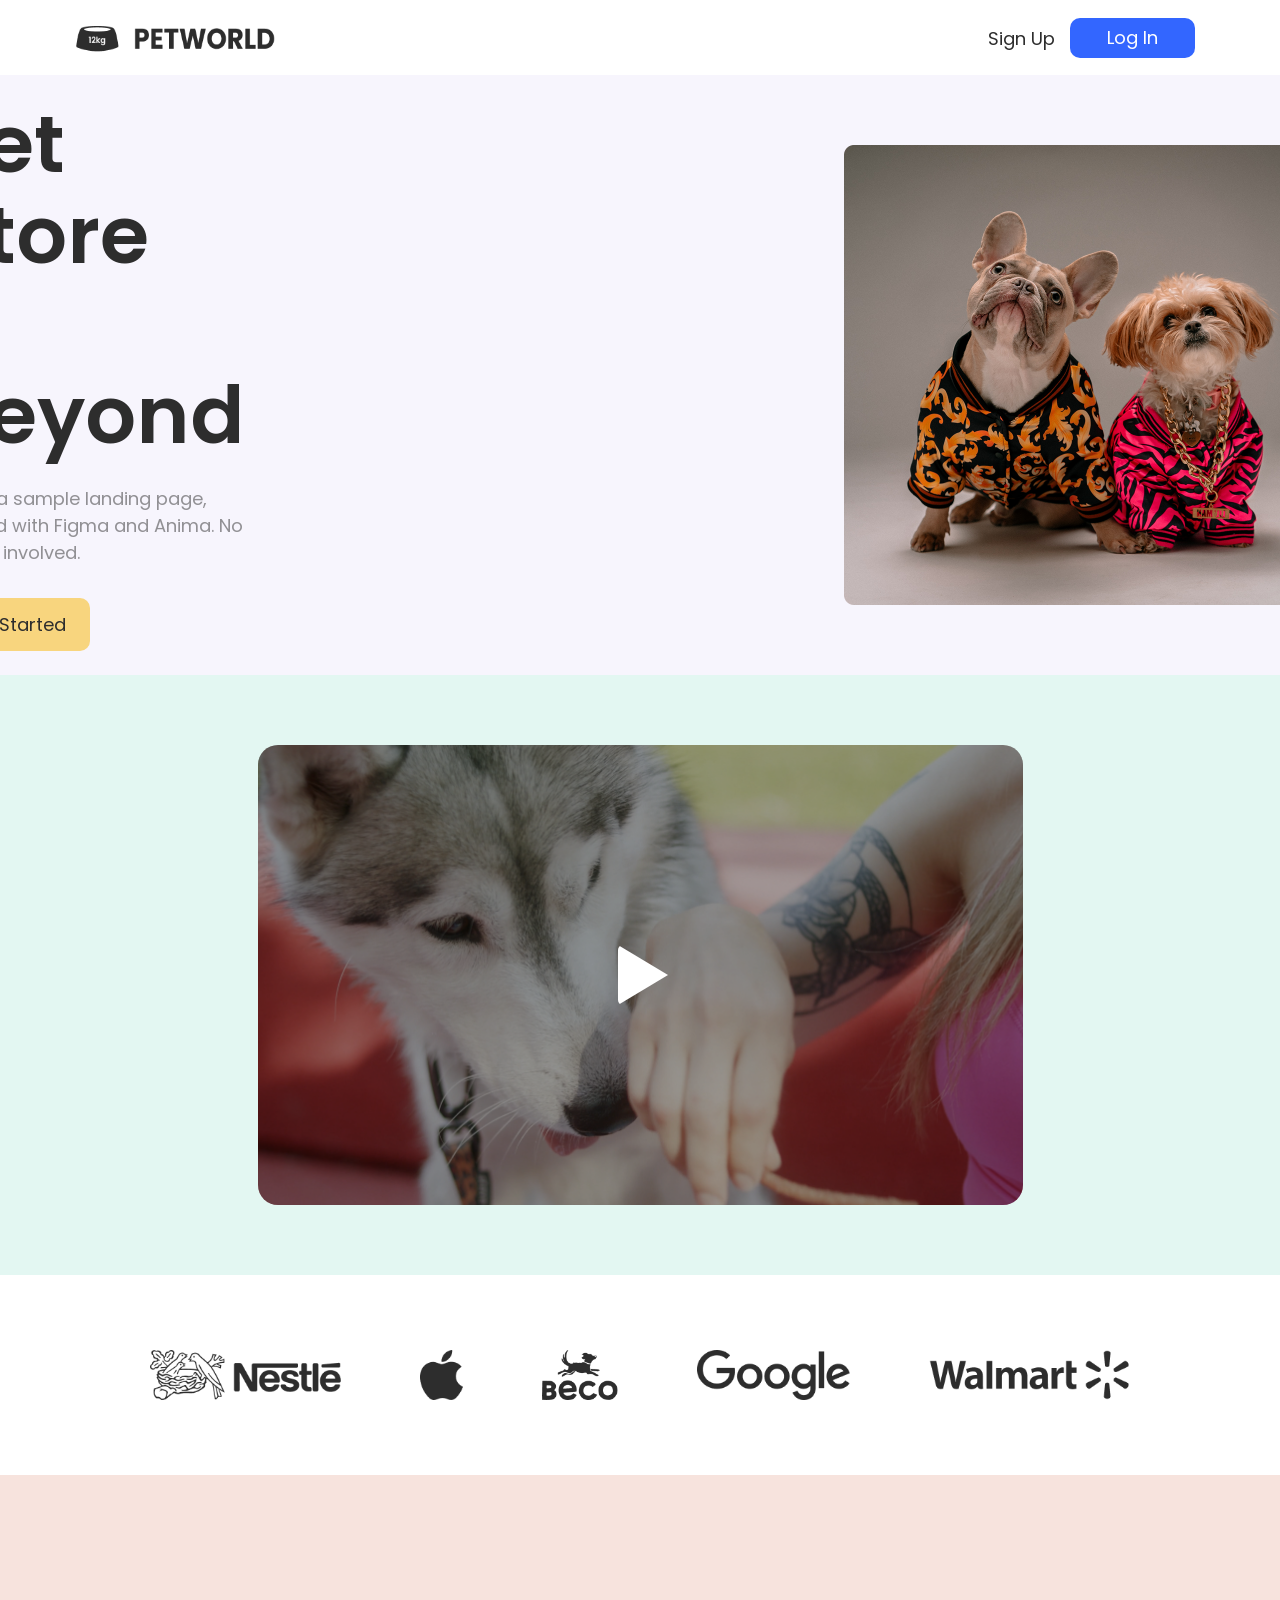
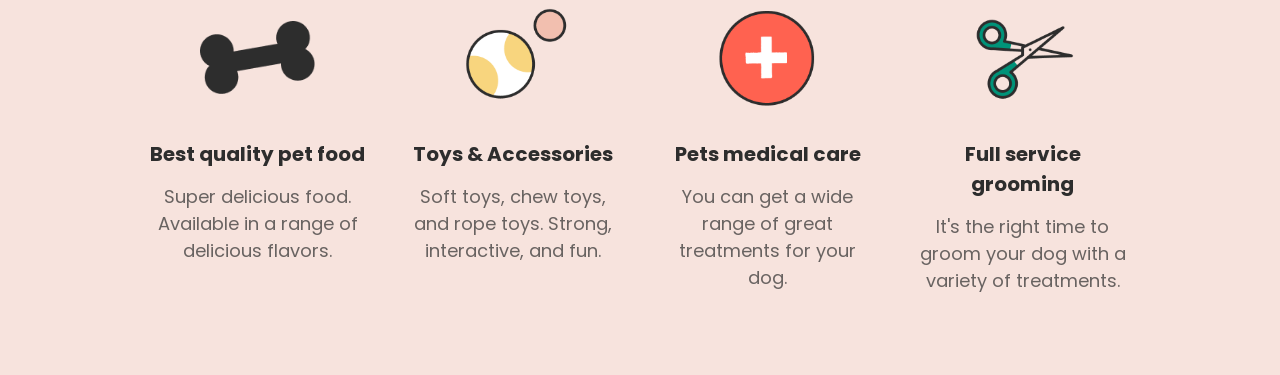
<file: prakt2/index.html>
<!DOCTYPE html>
<html lang="en">

<head>
    <meta charset="UTF-8">
    <meta name="viewport" content="width=device-width, initial-scale=1.0">
    <title>Document</title>

    <link rel="preconnect" href="https://fonts.googleapis.com">
    <link rel="preconnect" href="https://fonts.gstatic.com" crossorigin>
    <link href="https://fonts.googleapis.com/css2?family=Isometra&family=Poppins:ital,wght@0,100;0,200;0,300;0,400;0,500;0,600;0,700;0,800;0,900;1,100;1,200;1,300;1,400;1,500;1,600;1,700;1,800;1,900&display=swap"
        rel="stylesheet">

    <link rel="stylesheet" href="css/styles.css">
</head>

<body>
    <header>
        <div class="container">
            <img src="assets/Logo.png" alt="logo" height="50" width="200">
            <nav>
                <a class="signup" href="https://itcollege.lviv.ua/">Sign Up</a>
                <a class="active" href="https://itcollege.lviv.ua/">Log In</a>
            </nav>
        </div>
    </header>

    <main>
        <section class="hero">
            <div class="hero-content">
                <h1>Pet Store <br>& Beyond</h1>
                <p>This is a sample landing page, created with Figma and Anima. No coding involved.</p>
                <a class="get_started" href="#">Get Started</a>
            </div>
            <img src="assets/hero-img.png" alt="dogs"> 
        </section>

        <section class="video">
            <div class="video-overlay">
                <img class="video-img" src="assets/Video-img.png">
                <div class="video-rectangle">
                    <div class="play-btn"></div>
                </div>
            </div>
        </section>

        <section class="logos">
            <img src="assets/Nestle.png" alt="Nestle">
            <img src="assets/Apple.png" alt="Apple">
            <img src="assets/Beco.png" alt="Beco">
            <img src="assets/Google.png" alt="Google">
            <img src="assets/Walmart.png" alt="Walmart">
        </section>

        <section class="features">
            <div class="feature-card">
                <img class="feature-icon" src="assets/Illustration.png" alt="Illustration">
                <h3>Best quality pet food</h3>
                <p>Super delicious food. Available in a range of delicious flavors.</p>
            </div>

            <div class="feature-card">
                <img class="feature-icon" src="assets/Accessories icon.png" alt="Accessories">
                <h3>Toys & Accessories</h3>
                <p>Soft toys, chew toys, and rope toys. Strong, interactive, and fun.</p>
            </div>

            <div class="feature-card">
                <img class="feature-icon" src="assets/Medical icon.png" alt="Medical">
                <h3>Pets medical care</h3>
                <p>You can get a wide range of great treatments for your dog.</p>
            </div>

            <div class="feature-card">
                <img class="feature-icon" src="assets/Grooming icon.png" alt="Grooming">
                <h3>Full service grooming</h3>
                <p>It's the right time to groom your dog with a variety of treatments.</p>
            </div>
        </section>
    </main>

</body>

</html>
</file>
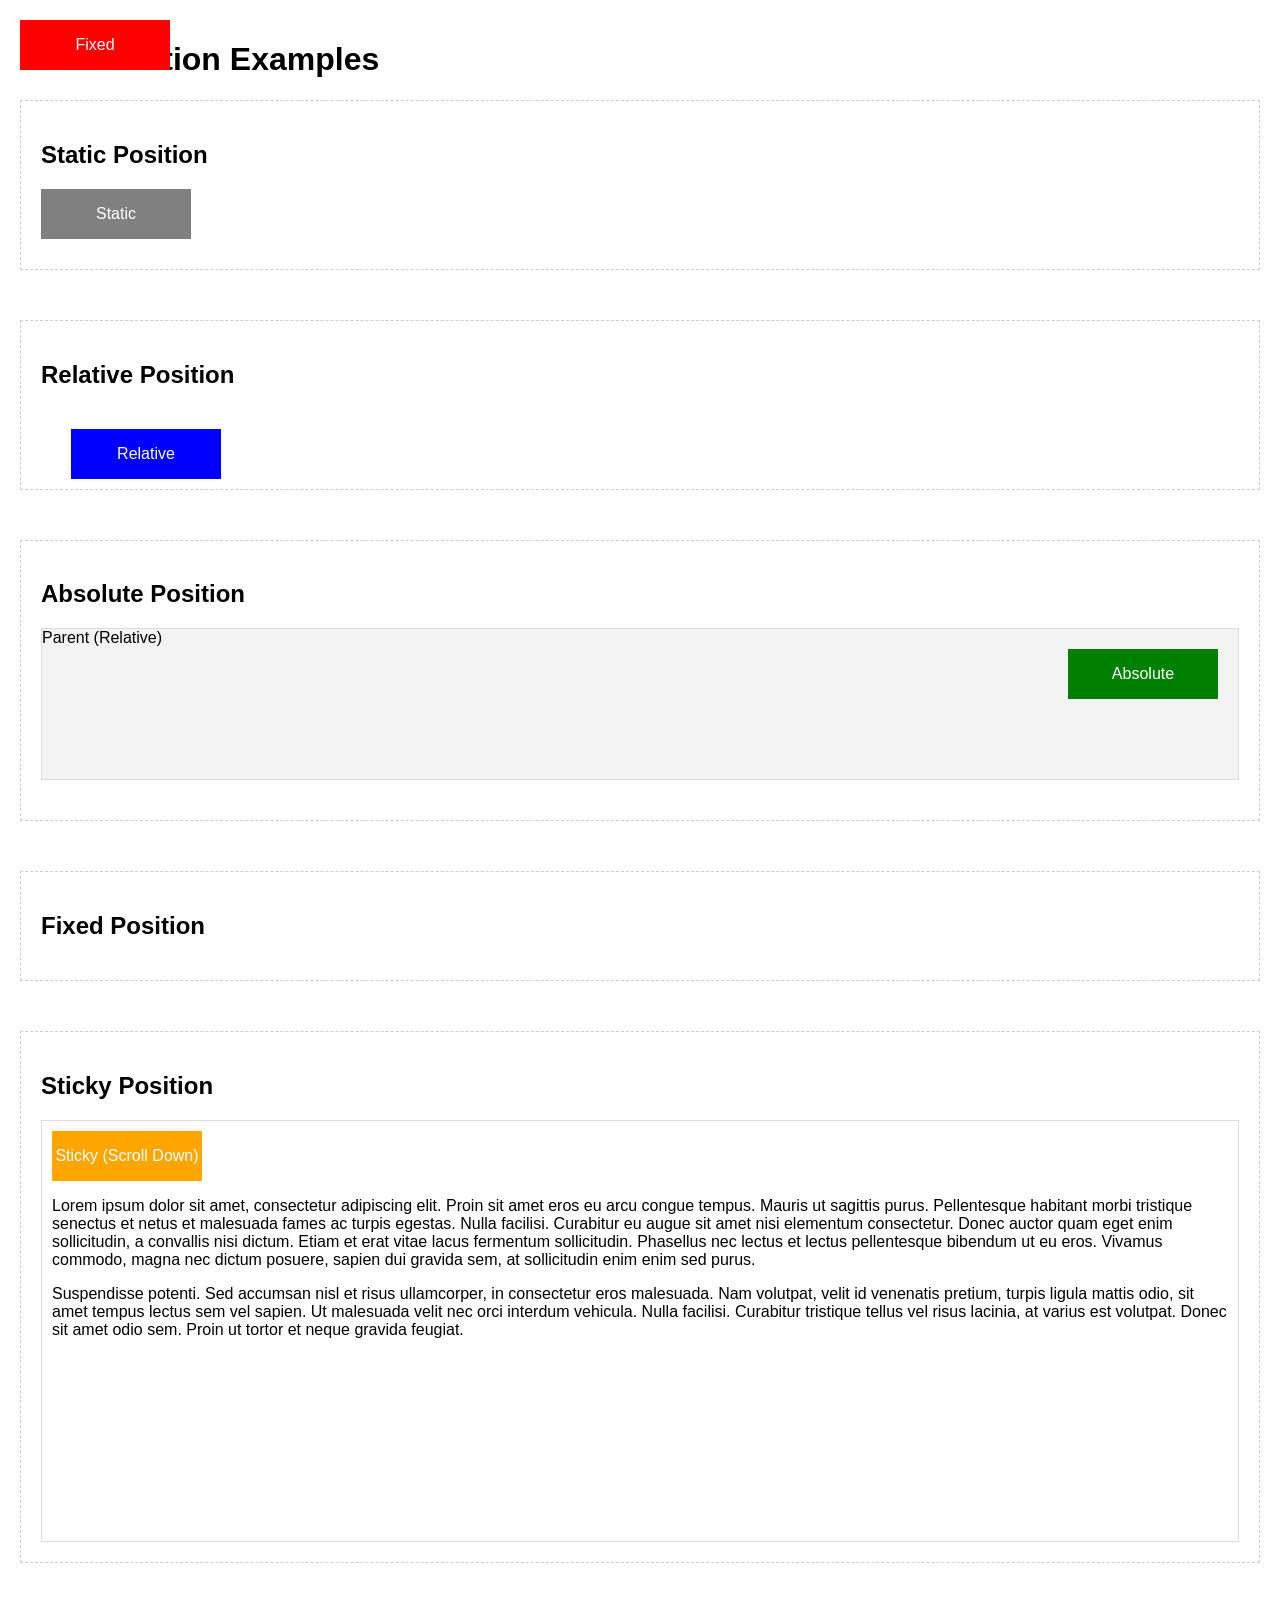
<file: lab6/position.html>
<!DOCTYPE html>
<html lang="en">

<head>
    <meta charset="UTF-8">
    <meta name="viewport" content="width=device-width, initial-scale=1.0">
    <title>CSS Position Examples</title>
    <style>
        body {
            font-family: Arial, sans-serif;
            margin: 0;
            padding: 20px;
        }

        .container {
            margin-bottom: 50px;
            border: 1px dashed #ccc;
            padding: 20px;
        }

        .box {
            width: 150px;
            height: 50px;
            color: white;
            display: flex;
            align-items: center;
            justify-content: center;
            margin-bottom: 10px;
        }

        .static-box {
            background-color: gray;
            position: static;
        }

        .relative-box {
            background-color: blue;
            position: relative;
            top: 20px;
            left: 30px;
        }

        .absolute-container {
            position: relative;
            height: 150px;
            background-color: #f3f3f3;
            border: 1px solid #ddd;
            margin-bottom: 20px;
        }

        .absolute-box {
            background-color: green;
            position: absolute;
            top: 20px;
            right: 20px;
        }

        .fixed-box {
            background-color: red;
            position: fixed;
            top: 20px;
            left: 20px;
            z-index: 1000;
        }

        .sticky-container {
            height: 400px;
            overflow: auto;
            border: 1px solid #ddd;
            padding: 10px;
        }

        .sticky-box {
            background-color: orange;
            position: sticky;
            top: 0;
        }
    </style>
</head>

<body>
    <h1>CSS Position Examples</h1>
    <!-- Static Example -->
    <div class="container">
        <h2>Static Position</h2>
        <div class="box static-box">Static</div>
    </div>
    <!-- Relative Example -->
    <div class="container">
        <h2>Relative Position</h2>
        <div class="box relative-box">Relative</div>
    </div>
    <!-- Absolute Example -->
    <div class="container">
        <h2>Absolute Position</h2>
        <div class="absolute-container">
            Parent (Relative)
            <div class="box absolute-box">Absolute</div>
        </div>
    </div>
    <!-- Fixed Example -->
    <div class="container">
        <h2>Fixed Position</h2>
        <div class="box fixed-box">Fixed</div>
    </div>

    <!-- Sticky Example -->
    <div class="container">
        <h2>Sticky Position</h2>
        <div class="sticky-container">
            <div class="box sticky-box">Sticky (Scroll Down)</div>
            <p>Lorem ipsum dolor sit amet, consectetur adipiscing elit. Proin
                sit amet eros eu arcu congue tempus. Mauris ut sagittis purus. Pellentesque
                habitant morbi tristique senectus et netus et malesuada fames ac turpis
                egestas. Nulla facilisi. Curabitur eu augue sit amet nisi elementum
                consectetur. Donec auctor quam eget enim sollicitudin, a convallis nisi dictum.
                Etiam et erat vitae lacus fermentum sollicitudin. Phasellus nec lectus et
                lectus pellentesque bibendum ut eu eros. Vivamus commodo, magna nec dictum
                posuere, sapien dui gravida sem, at sollicitudin enim enim sed purus.</p>
            <p>Suspendisse potenti. Sed accumsan nisl et risus ullamcorper, in
                consectetur eros malesuada. Nam volutpat, velit id venenatis pretium, turpis
                ligula mattis odio, sit amet tempus lectus sem vel sapien. Ut malesuada velit
                nec orci interdum vehicula. Nulla facilisi. Curabitur tristique tellus vel
                risus lacinia, at varius est volutpat. Donec sit amet odio sem. Proin ut tortor
                et neque gravida feugiat.</p>
        </div>
    </div>
</body>

</html>
</file>
<file: lab5/css/styles.css>
* {
  box-sizing: border-box;
  padding: 0;
  margin: 0;
}

html {
  font-size: 10px;
}

body {
  font-size: 1.6rem;
  line-height: 1.42857143;
  color: #333;
  background-color: #fff;
}

.h1,.h2,.h3,.h4,.h5,.h6,h1,h2,h3,h4,h5,h6 {
  font-family: inherit;
  font-weight: 500;
  line-height: 1.1;
  color: inherit;
}

.fontyourface {
  font-family: "Roboto";
  font-style: normal;
  font-weight: normal;
}

#featured_container:before {
  display: block;
  width: 100%;
  content: "";
  height: 2px;
  background-image: -webkit-gradient(linear,left bottom,right bottom,color-stop(0%, #979797),color-stop(50%, #c2c2c2),color-stop(100%, #979797));
}

header#featured_container {
  background: #c2c2c2;
  display: block;
}

#featured_container:before {
  display: block;
  width: 100%;
  content: "";
  height: 2px;
  background-image: -webkit-gradient(linear,left bottom,right bottom,color-stop(0%, #979797),color-stop(50%, #c2c2c2),color-stop(100%, #979797));
}

.btn-group-vertical > .btn-group:after,.btn-group-vertical > .btn-group:before,.btn-toolbar:after,.btn-toolbar:before,.clearfix:after,.clearfix:before,.container-fluid:after,.container-fluid:before,.container:after,.container:before,.dl-horizontal dd:after,.dl-horizontal dd:before,.form-horizontal .form-group:after,.form-horizontal .form-group:before,.modal-footer:after,.modal-footer:before,.modal-header:after,.modal-header:before,.nav:after,.nav:before,.navbar-collapse:after,.navbar-collapse:before,.navbar-header:after,.navbar-header:before,.navbar:after,.navbar:before,.pager:after,.pager:before,.panel-body:after,.panel-body:before,.row:after,.row:before {
  display: table;
  content: " ";
}

.container {
  width: 1170px;
  padding-right: 15px;
  padding-left: 15px;
  margin-right: auto;
  margin-left: auto;
}

.block-views-blockfront-page-news-block-2 {
  margin-top: 3rem;
}

.row {
  margin-right: -15px;
  margin-left: -15px;
}

.views-view-grid .views-col {
  float: left;
}

.col-sm-6 {
  width: 50%;
}

.col-lg-1,.col-lg-10,.col-lg-11,.col-lg-12,.col-lg-2,.col-lg-3,.col-lg-4,.col-lg-5,.col-lg-6,.col-lg-7,.col-lg-8,.col-lg-9,.col-md-1,.col-md-10,.col-md-11,.col-md-12,.col-md-2,.col-md-3,.col-md-4,.col-md-5,.col-m-6,.col-md-7,.col-md-8,.col-md-9,.col-sm-1,.col-sm-10,.col-sm-11,.col-sm-12,.col-sm-2,.col-sm-3,.col-sm-4,.col-sm-5,.col-sm-6,.col-sm-7,.col-sm-8,.col-sm-9,.col-xs-1,.col-xs-10,.col-xs-11,.col-xs-12,.col-xs-2,.col-xs-3,.col-xs-4,.col-xs-5,.col-xs-6,.col-xs-7,.col-xs-8,.col-xs-9 {
  position: relative;
  min-height: 1px;
  padding-right: 15px;
  padding-left: 15px;
}

#featured_container .col-sm-6 div {
  position: relative;
  margin-bottom: 3rem;
}

#featured_container a:link {
  color: #fff;
  text-decoration: none;
  transition: color 3s ease-out;
}

#featured_container a:hover {
  color: #fff;
  text-decoration: none;
  transition: color 3s ease-out;
}

#featured_container a:visited {
  color: #fff;
  text-decoration: none;
  transition: color 3s ease-out;
}

#featured_container a:active {
  color: #fff;
  text-decoration: none;
  transition: color 3s ease-out;
}

#featured_container a:hover img, #featured_container a:active img {
  opacity: 1;
  transition: opacity 1s ease-out;
}

#featured_container h2 {
  font-size: 3rem;
}

#featured_container h2 {
  position: absolute;
  bottom: 0;
  left: 0;
  margin: 0;
  padding: 30px;
  border-bottom: 2px solid #fff;
  font-size: 3rem;
}

#featured_container a:link h2 span, #featured_container a:visited h2 span {
  background: #252775;
  transition: background 2s ease-out;
}

#featured_container a:hover h2 span, #featured_container a:active h2 span {
  background: #00a1e4;
  transition: background 2s ease-out;
}
</file>
<file: lab6/css/styles.css>
body {
    font-family: Arial, sans-serif;
    margin: 0;
    padding: 0;
}

header {
    text-align: center;
    background: #4CAF50;
    color: white;
    padding: 10px 0;
    position:sticky;
    top: 0;
    z-index: 10;
    box-shadow: 0 2px 4px rgba(0, 0, 0, 0.1);
}

section {
    padding: 20px;
}

h2 {
    position: sticky;
    top: 100px;
    background: #f9f9f9;
    padding: 10px 0;
    margin: 0;
    z-index: 9;
    border-bottom: 1px solid #ddd;
}

/* Секція 1 */
#section-1 img {
    float:left;
    margin-right: 20px;
    width: 250px;
    height: 250px;
}

.text {
    text-align: justify;
}

.clear {
    clear: left;
}

/* Секція 2 */
.multicolumn-text {
    column-width: 500px;
    column-gap: 100px;
 /* Текст у 2 колонки */
}


/* Секція 3 */
#subscribe-button {
    padding: 10px 20px;
    font-size: 16px;
    background-color: #4CAF50;
    color: white;
    border: none;
    cursor: pointer;
}

#subscribe-button:hover {
    background-color: #45a049;
}

/* Модальне вікно */
#modal.hidden {
    display: none;
}

#modal {
    position: fixed;
    top: 0px;
    left: 0px;
    width: 100%;
    height: 100%;
    background: rgba(0, 0, 0, 0.5);
    display: flex;
    justify-content: center;
    align-items: center;
    z-index: 11;
}

.modal-content {
    background: white;
    width: 50%;
    height: 50%;
    padding: 20px;
    border-radius: 5px;
    text-align: center;
    box-shadow: 0 4px 8px rgba(0, 0, 0, 0.2);
}

input[type="email"] {
    padding: 10px;
    width: 80%;
    margin: 10px 0;
    font-size: 16px;
    box-sizing: border-box;
}

button[type="submit"] {
    padding: 10px 20px;
    background-color: #4CAF50;
    color: white;
    border: none;
    cursor: pointer;
}
</file>
<file: lab7/Style.css>
* {
  box-sizing: border-box;
  margin: 0;
  padding: 0;
}

body {
  font-family: Arial, sans-serif;
  color: #222;
  background: #f4f4f4;
  line-height: 1.5;
}

a {
  color: inherit;
  text-decoration: none;
}

#events_container {
  display: flex;
  flex-direction: column;
  align-items: center;
  gap: 10px;
  padding: 15px 20px;
  background: #8b1a1a;
  color: #fff;
}

.logo {
  display: flex;
  align-items: center;
  gap: 10px;
  font-size: 20px;
  font-weight: bold;
}

.logo img {
  width: 50px;
  height: 50px;
  padding: 3px;
  background: #fff;
  border-radius: 50%;
  object-fit: contain;
}

.header-menu {
  display: flex;
  flex-direction: column;
  align-items: center;
  gap: 8px;
}

.header-menu a,
.header-lang a {
  transition: color 0.3s;
}

.header-menu a:hover,
.header-lang a:hover {
  color: #ffd2d2;
}

.header-lang {
  display: flex;
  gap: 12px;
}

.main-container {
  max-width: 1200px;
  margin: 0 auto;
  padding: 25px 20px;
}

.main-container h1 {
  font-size: 26px;
  margin-bottom: 20px;
}

.news-grid {
  display: grid;
  grid-template-columns: 1fr;
  gap: 20px;
}

.news-card {
  display: flex;
  flex-direction: column;
  background: #fff;
  border: 1px solid #ddd;
  transition: box-shadow 0.3s, transform 0.3s;
  animation: fadeIn 0.6s ease;
}

.news-card:hover {
  transform: translateY(-4px);
  box-shadow: 0 4px 10px rgba(0, 0, 0, 0.15);
}

.news-img {
  display: block;
  width: 100%;
  height: 150px;
  object-fit: cover;
  object-position: top;
}

.news-body {
  padding: 12px 15px 15px;
}

.news-date {
  font-size: 13px;
  color: #777;
}

.news-body h2 {
  font-size: 16px;
  margin: 5px 0 8px;
}

.news-body h2 a {
  transition: color 0.3s;
}

.news-body h2 a:hover {
  color: #8b1a1a;
}

.news-body p {
  font-size: 14px;
  color: #444;
}


@media (min-width: 768px) and (max-width: 1023px) {
  #events_container {
    flex-direction: row;
    flex-wrap: wrap;
    justify-content: space-between;
  }

  .header-menu {
    flex-direction: row;
    gap: 15px;
  }

  .news-grid {
    grid-template-columns: repeat(2, 1fr);
  }
}

@media (min-width: 1024px) {
  #events_container {
    flex-direction: row;
    justify-content: space-between;
    padding: 15px 40px;
  }

  .header-menu {
    flex-direction: row;
    gap: 25px;
  }

  .news-grid {
    grid-template-columns: repeat(4, 1fr);
  }
}
</file>
<file: prakt1/css/style.css>
body, h1, h2, h3, p, ul, li, figure, figcaption {
    margin: 10px;
    padding: 0;
    list-style: none;
    font-family: 'Arial', sans-serif;
}

/* Body and Layout */
body {
    margin: 0;
    padding: 0;
    line-height: 1.6;
    font-size: 18px;
    color: #333;
    background-color: #f4f4f4;
}

/* Header */
header {
    background: #005A9C;
    color: #fff;
    padding: 20px;
    text-align: center;
}

header h1 {
    margin: 0 0 10px;
}

/* Navigation Bar */
nav ul {
    background: #333;
    text-align: center;
    padding: 10px 0;
}

nav ul li {
    display: inline;
    margin: 0 10px;
}

nav ul li a {
    color: white;
    text-decoration: none;
    font-weight: bold;
}

/* Section and Articles */
section {
    padding: 20px;
    margin: 20px 0;
}

/* Gallery Section */
#photo-gallery ul {
    display: flex;
    flex-wrap: wrap;
    justify-content: space-around;
}

#photo-gallery li {
    width: calc(33.333% - 20px);
    margin: 10px;
    background: #fff;
    box-shadow: 0 2px 5px rgba(0,0,0,0.1);
}

#photo-gallery img {
    width: 100%;
    height: auto;
}

#photo-gallery figcaption {
    padding: 15px;
    text-align: center;
    font-style: italic;
}

/* Form Styles */
form {
    max-width: 600px;
    margin: 20px auto;
    padding: 20px;
    background: #fff;
    box-shadow: 0 2px 5px rgba(0,0,0,0.1);
}

form label {
    display: block;
    margin-bottom: 5px;
}

form input[type="text"],
form input[type="email"],
form textarea {
    width: 100%;
    padding: 8px;
    margin-bottom: 20px;
    border: 1px solid #ddd;
}

form button {
    display: inline-block;
    background: #005A9C;
    color: #fff;
    border: none;
    padding: 10px 20px;
    cursor: pointer;
}

form button:hover {
    background: #004080;
}

/* Footer */
footer {
    background: #333;
    color: #fff;
    padding: 20px 0;
    text-align: center;
}

footer nav ul {
    padding: 0;
    list-style: none;
}

footer nav ul li {
    display: inline;
    margin: 0 10px;
}

footer nav ul li a {
    color: #fff;
    text-decoration: none;
}

footer .social-media a {
    display: inline-block;
    margin: 0 5px;
    color: #fff;
    /* Add additional styles for social media icons if using images or font icons */
}

footer p {
    margin: 10px 0;
}

footer a {
    color: #fff;
    text-decoration: underline; /* Consider removing underline if using buttons for CTA */
}

/* ===== Додаткові стилі (для сторінок міст, iframe та чекбокса) ===== */
main figure img,
main iframe {
    max-width: 100%;
    height: auto;
}

main figure {
    max-width: 700px;
}

main figcaption {
    font-style: italic;
}

form input[type="checkbox"] {
    margin-right: 8px;
}

#cities a {
    color: #005A9C;
}
</file>
<file: prakt2/css/styles.css>
:root {
    --text-color: #2d2d2d;
    --gray: #d8d8d8;
    --blue: #36f;
    --yellow: #f8d57e;
    --pink: #f2bfaf;
    --red: #ff6250;
    --green: #009379;
    --light-purple: #ece7fb;
    --off-white: #fcfaf5;
    --white: #fff;
    --font-family: "Poppins", sans-serif;
}

* {
    box-sizing: border-box;
    margin: 0;
    padding: 0;
}

html {
    font-size: 10px;
}




.container {
    display: flex;
    flex-direction: row;
    justify-content: space-between;
    align-items: center;
    align-content: stretch;
    height: 75px;
    width: auto;
    background-color: #FFFF;
    padding: 0 75px;
    
}

.signup{
    color: #2d2d2d;
    text-decoration: none;
}

.active {
    display: inline-flex;
    justify-content: center;
    align-items: center;
    border-radius: 10px;
    width: 125px;
    height: 40px;
    background-color: #3366FF;
    color: #fff;
    margin: 10px;
    padding: 10px;
    text-decoration: none;
}

body {
    font-family: var(--font-family);
    font-weight: 400;
    font-size: 1.8rem;
    /*line-height: 178%;
    */
}




.hero {
    display: flex;
    flex-direction: row;
    justify-content: center;
    align-items: center;
    align-content: stretch;
    height: 600px;
    width: auto;
    background-color: #F7F5FD;
    padding: 70px 100px;
    gap: 600px;
}

.hero-content {
    display: flex;
    flex-direction: column;
    align-items: flex-start;
    max-width: 450px;
}

.hero-content h1 {
    font-family: var(--font-family);
    font-weight: 600;
    font-size: 8rem;
    line-height: 113%;
    color: var(--text-color);
    margin-bottom: 24px;
}

.hero-content p {
    color: var(--text-color);
    line-height: 1.5;
    margin-bottom: 32px;
    opacity: 0.5;
}


.hero img {
    height: 460px;
    width: 500px;
}

.get_started {
    display: inline-flex;
    justify-content: center;
    align-items: center;
    width: 154px;
    height: 53px;
    background-color: #F8D57E;
    color: #2d2d2d;
    border-radius: 10px;
    text-decoration: none;
}






.video {
    display: flex;
    justify-content: center;
    align-items: center;
    align-content: stretch;
    height: 600px;
    width: auto;
    background-color: #e3f7f2;
}

.video-img {
    width: 900px;
    height: 480px;
    display: block;
}

.video-rectangle {
    position: absolute;
    top: 0;
    left: 0;
    width: 100%;          /* Займає рівно 765px */
    height: 100%;         /* Займає рівно 460px */
    background-color: rgba(0, 0, 0, 0.35);
    display: flex;
    justify-content: center;
    align-items: center;
}

 .video-overlay {
    position: relative;
    width: 765px;         /* Фіксована ширина прямокутника */
    height: 460px;        /* Фіксована висота прямокутника */
    border-radius: 20px;  /* Заокруглення кутів */
    overflow: hidden;     /* Обрізає все, що виходить за межі 765x460 */
    display: flex;
    justify-content: center;
    align-items: center;
} 

.play-btn {
    width: 0;
    height: 0;
    border-top: 30px solid transparent;
    border-bottom: 30px solid transparent;
    border-left: 50px solid #FFFFFF; 
    margin-left: 5px;
    border-radius: 5px;
}



.logos {
    display: flex;
    flex-direction: row;
    justify-content: space-between;
    align-items: center;
    height: 200px;
    width: auto;
    background-color: #FFFFFF;
    padding: 0 150px; 
}

.logos img {
    max-height: 50px;
    width: auto;
}



.features {
    display: flex;
    flex-direction: row;
    justify-content: space-between;
    align-items: flex-start;
    height: 500px;
    width: auto;
    padding: 125px 150px;
    background-color: #f7e3dd; /* Білий фон як на макеті */
    box-sizing: border-box;
    gap: 40px; /* Відстань між картками */
}

.feature-card {
    display: flex;
    flex-direction: column;
    align-items: center;
    text-align: center;
    flex: 1; /* Кожна картка бере однакову ширину */
    max-width: 300px;
}

.feature-icon {
    width: 115px;
    height: 115px;
    object-fit: contain;
    margin-bottom: 24px;
}

.feature-card h3 {
    font-size: 20px;
    font-weight: 700;
    color: #2D2D2D;
    margin-bottom: 14px;
}

.feature-card p {
    font-size: 18px;
    line-height: 1.5;
    color: #2D2D2D;
    opacity: 0.7;
    margin: 0;
    max-width: 220px;
}
</file>
